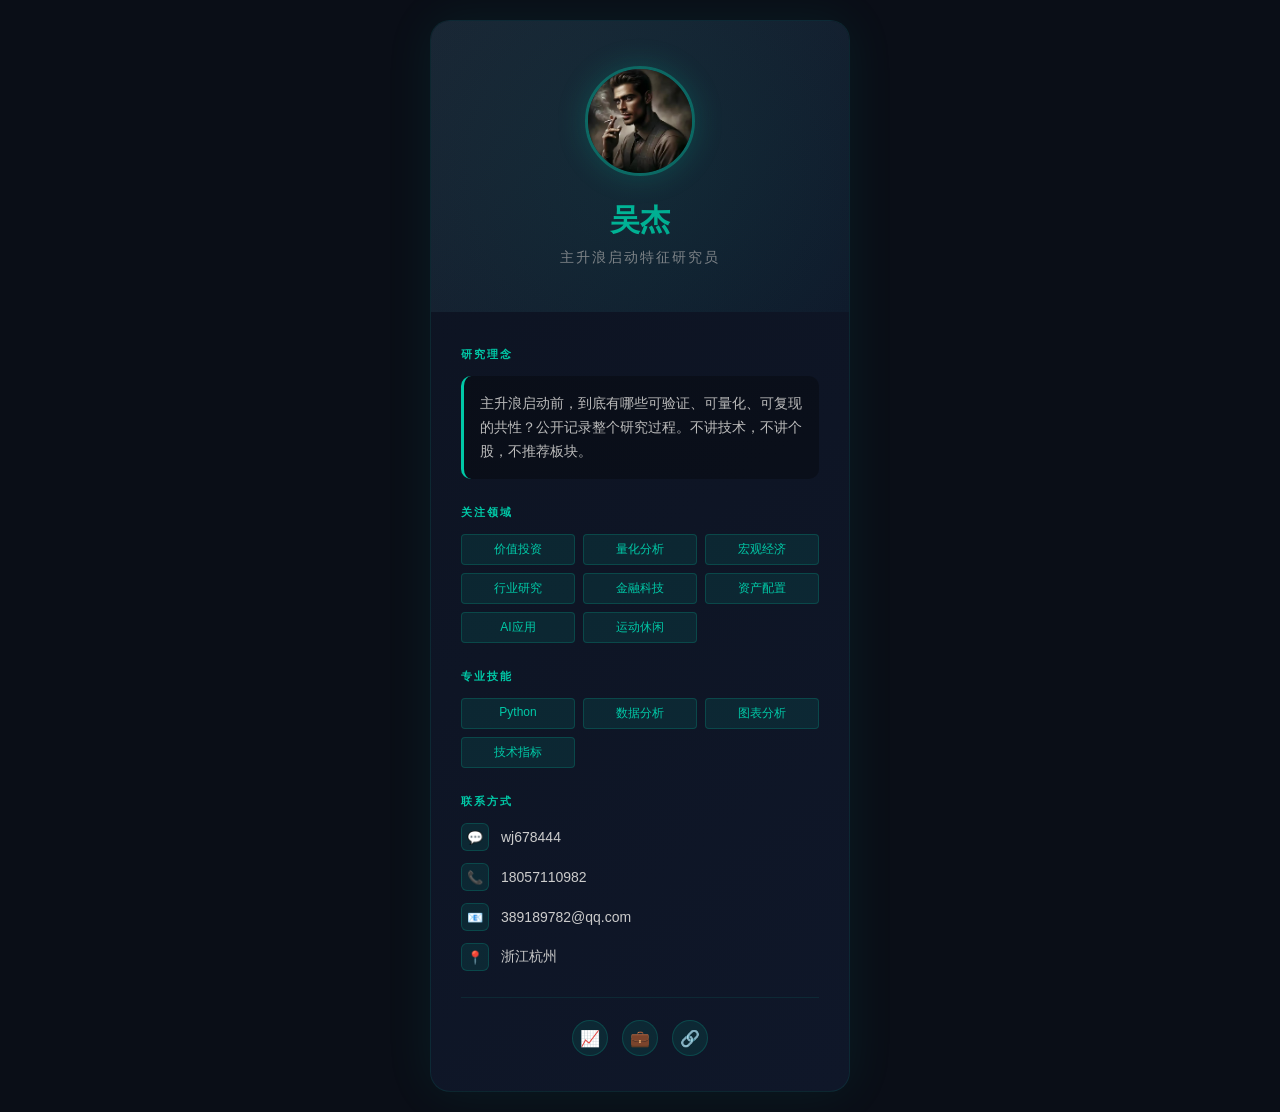
<file: index.html>
<!DOCTYPE html>
<html lang="zh-CN">
<head>
    <meta charset="UTF-8">
    <meta name="viewport" content="width=device-width, initial-scale=1.0">
    <title>个人介绍 - 金融科技</title>
    <style>
        * { margin: 0; padding: 0; box-sizing: border-box; }
        body {
            font-family: -apple-system, BlinkMacSystemFont, 'Segoe UI', Roboto, Arial, sans-serif;
            background-color: #0a0e17;
            min-height: 100vh;
            display: flex;
            justify-content: center;
            align-items: center;
            padding: 20px;
        }
        .card {
            background: linear-gradient(145deg, #0d1321 0%, #0f1729 100%);
            width: 100%;
            max-width: 420px;
            border-radius: 20px;
            overflow: hidden;
            box-shadow: 0 0 50px rgba(0, 201, 167, 0.08);
            border: 1px solid rgba(0, 201, 167, 0.1);
        }
        .header {
            background: linear-gradient(135deg, #1a2332 0%, #0f1729 100%);
            color: white;
            padding: 45px 30px;
            text-align: center;
            position: relative;
            overflow: hidden;
        }
        .header::before {
            content: '';
            position: absolute;
            top: -50%; left: -50%;
            width: 200%; height: 200%;
            background: radial-gradient(circle, rgba(0, 201, 167, 0.08) 0%, transparent 70%);
            animation: pulse 4s ease-in-out infinite;
        }
        @keyframes pulse {
            0%, 100% { transform: scale(1); opacity: 0.5; }
            50% { transform: scale(1.2); opacity: 0.8; }
        }
        @keyframes fadeInOut {
            0% { opacity: 0; transform: translate(-50%, -50%) scale(0.9); }
            20% { opacity: 1; transform: translate(-50%, -50%) scale(1); }
            80% { opacity: 1; transform: translate(-50%, -50%) scale(1); }
            100% { opacity: 0; transform: translate(-50%, -50%) scale(0.9); }
        }
        .avatar {
            width: 110px; height: 110px;
            border-radius: 50%;
            border: 3px solid rgba(0, 201, 167, 0.4);
            margin: 0 auto 20px;
            box-shadow: 0 0 30px rgba(0, 201, 167, 0.2);
            object-fit: cover;
            cursor: pointer;
            transition: all 0.3s ease;
            position: relative;
            z-index: 1;
        }
        .avatar:hover {
            border-color: rgba(0, 201, 167, 0.7);
            box-shadow: 0 0 40px rgba(0, 201, 167, 0.3);
        }
        .avatar-input { display: none; }
        .name {
            font-size: 30px; font-weight: 700;
            margin-bottom: 8px;
            background: linear-gradient(135deg, #00c9a7 0%, #009980 100%);
            -webkit-background-clip: text;
            -webkit-text-fill-color: transparent;
            background-clip: text;
            position: relative; z-index: 1;
        }
        .title {
            font-size: 14px; opacity: 0.7;
            letter-spacing: 2px; color: #aaa;
            position: relative; z-index: 1;
        }
        .content { padding: 35px 30px; }
        .section { margin-bottom: 26px; }
        .section:last-child { margin-bottom: 0; }
        .section-title {
            font-size: 11px; color: #00c9a7;
            font-weight: 600; letter-spacing: 2px;
            margin-bottom: 14px; text-transform: uppercase;
        }
        .info-item {
            display: flex; align-items: center;
            margin-bottom: 12px; font-size: 14px;
            color: #ccc; cursor: pointer;
            transition: all 0.3s ease;
        }
        .info-item:hover {
            color: #00c9a7;
            transform: translateX(5px);
        }
        .info-icon {
            width: 28px; height: 28px;
            border-radius: 6px;
            background: rgba(0, 201, 167, 0.1);
            border: 1px solid rgba(0, 201, 167, 0.2);
            margin-right: 12px;
            display: flex; justify-content: center; align-items: center;
            color: #00c9a7; font-size: 13px;
            flex-shrink: 0;
        }
        .tags { display: grid; grid-template-columns: repeat(3, 1fr); gap: 8px; }
        .tag {
            padding: 6px 12px;
            background: rgba(0, 201, 167, 0.1);
            border: 1px solid rgba(0, 201, 167, 0.2);
            color: #00c9a7;
            border-radius: 4px; font-size: 12px;
            transition: all 0.3s ease;
            text-align: center;
        }
        .tag:hover {
            background: rgba(0, 201, 167, 0.15);
            border-color: rgba(0, 201, 167, 0.4);
            box-shadow: 0 0 15px rgba(0, 201, 167, 0.2);
        }
        .bio {
            font-size: 14px; color: #bbb;
            line-height: 1.7;
            background: rgba(0, 0, 0, 0.3);
            padding: 16px; border-radius: 10px;
            border-left: 3px solid #00c9a7;
        }
        .links {
            display: flex; justify-content: center; gap: 14px;
            padding-top: 22px;
            border-top: 1px solid rgba(0, 201, 167, 0.1);
        }
        .link-icon {
            width: 36px; height: 36px;
            border-radius: 50%;
            background: rgba(0, 201, 167, 0.1);
            border: 1px solid rgba(0, 201, 167, 0.2);
            display: flex; justify-content: center; align-items: center;
            cursor: pointer; color: #00c9a7;
            transition: all 0.3s ease;
        }
        .link-icon:hover {
            background: rgba(0, 201, 167, 0.15);
            border-color: rgba(0, 201, 167, 0.5);
            box-shadow: 0 0 20px rgba(0, 201, 167, 0.3);
            transform: scale(1.1);
        }
        @media (max-width: 480px) {
            body { padding: 10px; }
            .card { border-radius: 16px; }
            .header { padding: 35px 20px; }
            .avatar { width: 90px; height: 90px; }
            .name { font-size: 24px; }
            .content { padding: 25px 20px; }
        }
    </style>
</head>
<body>
    <div class="card">
        <div class="header">
            <label for="avatar-upload">
                <img id="avatar-img" class="avatar" src="微信图片_20260706193431_67_1237.jpg" alt="点击更换头像">
            </label>
            <input type="file" id="avatar-upload" class="avatar-input" accept="image/*" onchange="uploadAvatar(event)">
            <div class="name">吴杰</div>
            <div class="title">主升浪启动特征研究员</div>
        </div>
        <div class="content">
            <div class="section">
                <div class="section-title">研究理念</div>
                <div class="bio">主升浪启动前，到底有哪些可验证、可量化、可复现的共性？公开记录整个研究过程。不讲技术，不讲个股，不推荐板块。</div>
            </div>
            <div class="section">
                <div class="section-title">关注领域</div>
                <div class="tags">
                    <span class="tag">价值投资</span>
                    <span class="tag">量化分析</span>
                    <span class="tag">宏观经济</span>
                    <span class="tag">行业研究</span>
                    <span class="tag">金融科技</span>
                    <span class="tag">资产配置</span>
                    <span class="tag">AI应用</span>
                    <span class="tag">运动休闲</span>
                </div>
            </div>
            <div class="section">
                <div class="section-title">专业技能</div>
                <div class="tags">
                    <span class="tag">Python</span>
                    <span class="tag">数据分析</span>
                    <span class="tag">图表分析</span>
                    <span class="tag">技术指标</span>
                </div>
            </div>
            <div class="section">
                <div class="section-title">联系方式</div>
                <div class="info-item" onclick="copyWechat('wj678444')">
                    <span class="info-icon">💬</span>
                    <span class="info-text">wj678444</span>
                </div>
                <div class="info-item" onclick="window.location.href='tel:18057110982'">
                    <span class="info-icon">📞</span>
                    <span class="info-text">18057110982</span>
                </div>
                <div class="info-item" onclick="window.location.href='mailto:389189782@qq.com'">
                    <span class="info-icon">📧</span>
                    <span class="info-text">389189782@qq.com</span>
                </div>
                <div class="info-item">
                    <span class="info-icon">📍</span>
                    <span class="info-text">浙江杭州</span>
                </div>
            </div>
            <div class="links">
                <div class="link-icon">📈</div>
                <div class="link-icon">💼</div>
                <div class="link-icon">🔗</div>
            </div>
        </div>
    </div>
    <script>
        const DEFAULT_AVATAR = '微信图片_20260706193431_67_1237.jpg';
        function initAvatar() {
            const savedAvatar = localStorage.getItem('user_avatar');
            const avatarImg = document.getElementById('avatar-img');
            if (savedAvatar) avatarImg.src = savedAvatar;
            else avatarImg.src = DEFAULT_AVATAR;
        }
        function uploadAvatar(event) {
            const file = event.target.files[0];
            if (file) {
                const reader = new FileReader();
                reader.onload = function(e) {
                    const avatarData = e.target.result;
                    document.getElementById('avatar-img').src = avatarData;
                    localStorage.setItem('user_avatar', avatarData);
                };
                reader.readAsDataURL(file);
            }
        }
        function copyWechat(wechatId) {
            navigator.clipboard.writeText(wechatId).then(function() {
                showToast('微信号已复制，请打开微信搜索添加');
            }).catch(function(err) {
                const textArea = document.createElement('textarea');
                textArea.value = wechatId;
                document.body.appendChild(textArea);
                textArea.select();
                document.execCommand('copy');
                document.body.removeChild(textArea);
                showToast('微信号已复制，请打开微信搜索添加');
            });
        }
        function showToast(message) {
            const toast = document.createElement('div');
            toast.style.cssText = `position:fixed;top:50%;left:50%;transform:translate(-50%,-50%);background:rgba(0,0,0,0.85);color:#00c9a7;padding:16px 24px;border-radius:10px;font-size:14px;z-index:9999;border:1px solid rgba(0,201,167,0.3);box-shadow:0 0 30px rgba(0,201,167,0.2);animation:fadeInOut 2s ease-in-out;`;
            toast.textContent = message;
            document.body.appendChild(toast);
            setTimeout(function() { document.body.removeChild(toast); }, 2000);
        }
        window.onload = initAvatar;
    </script>
</body>
</html>
</file>
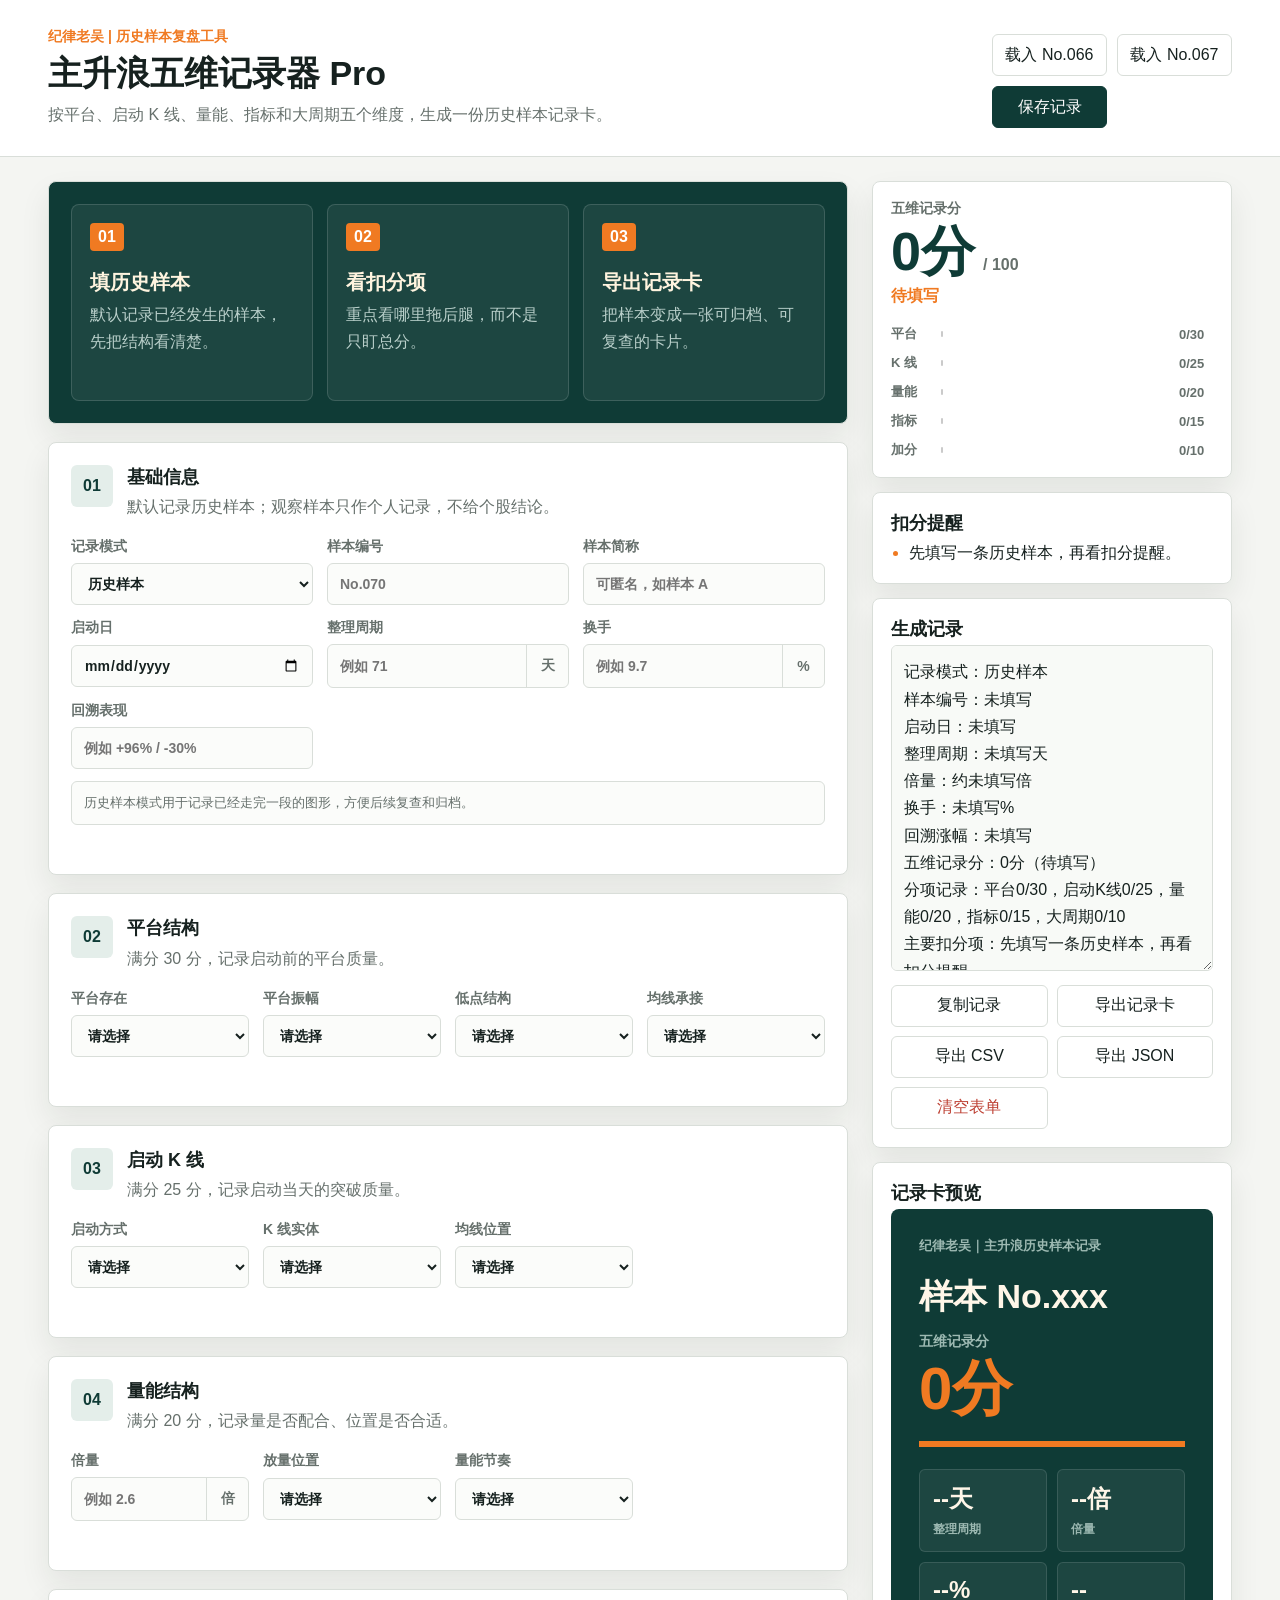
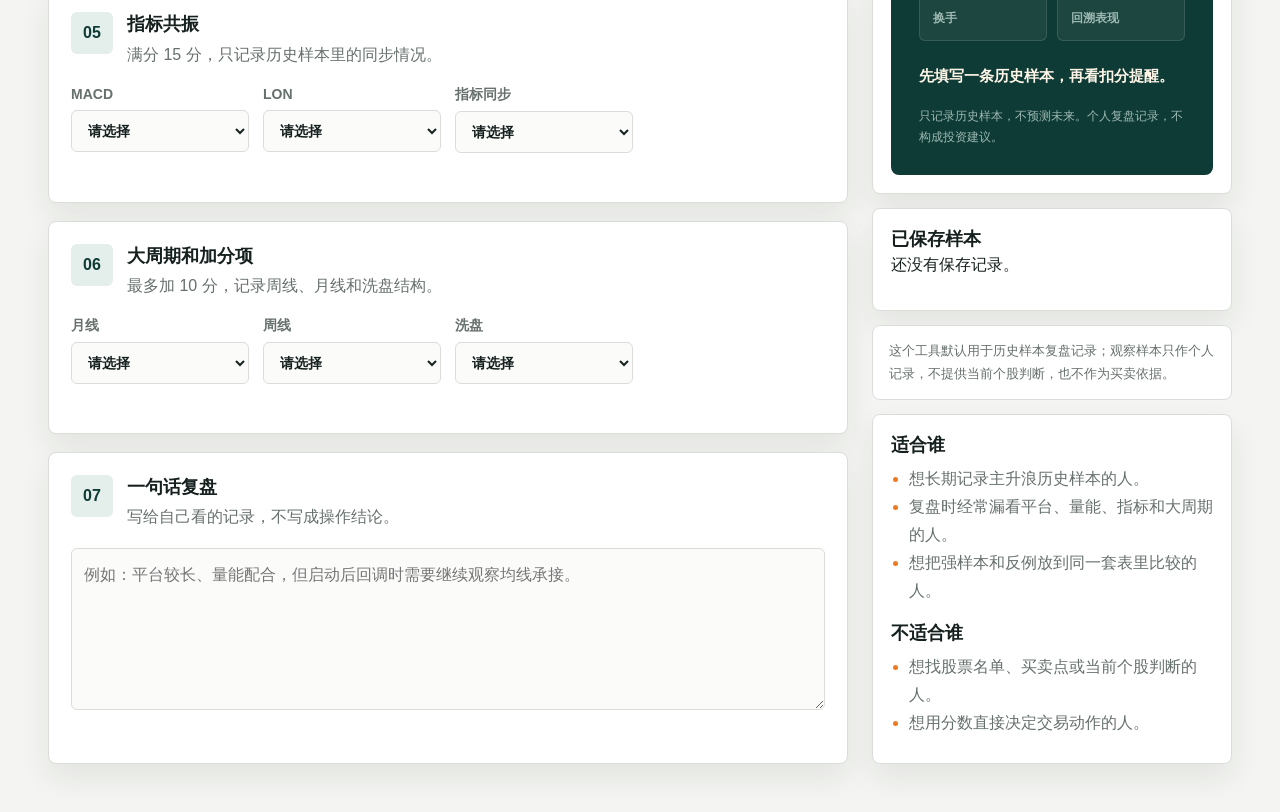
<file: five-recorder-pro/index.html>
<!doctype html>
<html lang="zh-CN">
<head>
  <meta charset="utf-8">
  <meta name="viewport" content="width=device-width, initial-scale=1">
  <title>主升浪五维记录器 Pro - 首版</title>
  <link rel="stylesheet" href="./styles.css">
</head>
<body>
  <header class="topbar">
    <div>
      <p class="eyebrow">纪律老吴 | 历史样本复盘工具</p>
      <h1>主升浪五维记录器 Pro</h1>
      <p class="subhead">按平台、启动 K 线、量能、指标和大周期五个维度，生成一份历史样本记录卡。</p>
    </div>
    <div class="top-actions">
      <button class="ghost" id="loadSample066">载入 No.066</button>
      <button class="ghost" id="loadSample067">载入 No.067</button>
      <button class="primary" id="saveRecord">保存记录</button>
    </div>
  </header>

  <main class="layout">
    <section class="workspace" aria-label="五维记录表单">
      <section class="band intro-band">
        <div class="intro-item">
          <b>01</b>
          <span>填历史样本</span>
          <p>默认记录已经发生的样本，先把结构看清楚。</p>
        </div>
        <div class="intro-item">
          <b>02</b>
          <span>看扣分项</span>
          <p>重点看哪里拖后腿，而不是只盯总分。</p>
        </div>
        <div class="intro-item">
          <b>03</b>
          <span>导出记录卡</span>
          <p>把样本变成一张可归档、可复查的卡片。</p>
        </div>
      </section>

      <section class="band">
        <div class="band-title">
          <span class="step">01</span>
          <div>
            <h2>基础信息</h2>
            <p>默认记录历史样本；观察样本只作个人记录，不给个股结论。</p>
          </div>
        </div>
        <div class="grid basic-grid">
          <label>
            记录模式
            <select id="sampleMode">
              <option value="historical" selected>历史样本</option>
              <option value="watch">观察样本</option>
            </select>
          </label>
          <label>
            样本编号
            <input id="sampleNo" type="text" placeholder="No.070">
          </label>
          <label>
            样本简称
            <input id="sampleName" type="text" placeholder="可匿名，如样本 A">
          </label>
          <label>
            启动日
            <input id="launchDate" type="date">
          </label>
          <label>
            整理周期
            <div class="suffix-field">
              <input id="days" type="number" min="0" step="1" placeholder="例如 71">
              <span>天</span>
            </div>
          </label>
          <label>
            换手
            <div class="suffix-field">
              <input id="turnover" type="number" min="0" step="0.1" placeholder="例如 9.7">
              <span>%</span>
            </div>
          </label>
          <label id="reviewMoveLabel">
            <span id="reviewMoveTitle">回溯表现</span>
            <input id="reviewMove" type="text" placeholder="例如 +96% / -30%">
          </label>
        </div>
        <p class="mode-note" id="modeNote">历史样本模式用于记录已经走完一段的图形，方便后续复查和归档。</p>
      </section>

      <section class="band">
        <div class="band-title">
          <span class="step">02</span>
          <div>
            <h2>平台结构</h2>
            <p>满分 30 分，记录启动前的平台质量。</p>
          </div>
        </div>
        <div class="grid">
          <label>
            平台存在
            <select id="platformExists" data-group="score">
              <option value="0" selected>请选择</option>
              <option value="10">是</option>
              <option value="5">一般</option>
              <option value="0">否</option>
            </select>
          </label>
          <label>
            平台振幅
            <select id="amplitude" data-group="score">
              <option value="0" selected>请选择</option>
              <option value="7">明显收敛</option>
              <option value="4">一般</option>
              <option value="0">发散</option>
            </select>
          </label>
          <label>
            低点结构
            <select id="lowStructure" data-group="score">
              <option value="0" selected>请选择</option>
              <option value="8">逐级抬高</option>
              <option value="4">平行</option>
              <option value="0">下移</option>
            </select>
          </label>
          <label>
            均线承接
            <select id="maSupport" data-group="score">
              <option value="0" selected>请选择</option>
              <option value="5">始终踩住</option>
              <option value="3">偶尔跌破</option>
              <option value="0">多次跌破</option>
            </select>
          </label>
        </div>
      </section>

      <section class="band">
        <div class="band-title">
          <span class="step">03</span>
          <div>
            <h2>启动 K 线</h2>
            <p>满分 25 分，记录启动当天的突破质量。</p>
          </div>
        </div>
        <div class="grid">
          <label>
            启动方式
            <select id="startMode" data-group="score">
              <option value="0" selected>请选择</option>
              <option value="9">一步脱离</option>
              <option value="6">回踩确认</option>
              <option value="0">假突破</option>
            </select>
          </label>
          <label>
            K 线实体
            <select id="bodyQuality" data-group="score">
              <option value="0" selected>请选择</option>
              <option value="8">长实体</option>
              <option value="4">中等</option>
              <option value="0">上影长</option>
            </select>
          </label>
          <label>
            均线位置
            <select id="maPosition" data-group="score">
              <option value="0" selected>请选择</option>
              <option value="8">站上全部</option>
              <option value="5">站上大部分</option>
              <option value="0">未站上</option>
            </select>
          </label>
        </div>
      </section>

      <section class="band">
        <div class="band-title">
          <span class="step">04</span>
          <div>
            <h2>量能结构</h2>
            <p>满分 20 分，记录量是否配合、位置是否合适。</p>
          </div>
        </div>
        <div class="grid">
          <label>
            倍量
            <div class="suffix-field">
              <input id="volumeMultiple" data-group="score" type="number" min="0" step="0.1" placeholder="例如 2.6">
              <span>倍</span>
            </div>
          </label>
          <label>
            放量位置
            <select id="volumePosition" data-group="score">
              <option value="0" selected>请选择</option>
              <option value="6">平台末端</option>
              <option value="3">平台中段</option>
              <option value="1.5">拉升途中</option>
            </select>
          </label>
          <label>
            量能节奏
            <select id="volumeRhythm" data-group="score">
              <option value="0" selected>请选择</option>
              <option value="6">放量不失控</option>
              <option value="2">过早天量</option>
              <option value="0">量能衰减</option>
            </select>
          </label>
        </div>
      </section>

      <section class="band">
        <div class="band-title">
          <span class="step">05</span>
          <div>
            <h2>指标共振</h2>
            <p>满分 15 分，只记录历史样本里的同步情况。</p>
          </div>
        </div>
        <div class="grid">
          <label>
            MACD
            <select id="macd" data-group="score">
              <option value="0" selected>请选择</option>
              <option value="5">0 轴上金叉放大</option>
              <option value="2.5">一般</option>
              <option value="0">无</option>
            </select>
          </label>
          <label>
            LON
            <select id="lon" data-group="score">
              <option value="0" selected>请选择</option>
              <option value="5">0 轴上金叉放大</option>
              <option value="2.5">一般</option>
              <option value="0">无</option>
            </select>
          </label>
          <label>
            指标同步
            <select id="sync" data-group="score">
              <option value="0" selected>请选择</option>
              <option value="5">同周期</option>
              <option value="3">前后几日</option>
              <option value="0">不同步</option>
            </select>
          </label>
        </div>
      </section>

      <section class="band">
        <div class="band-title">
          <span class="step">06</span>
          <div>
            <h2>大周期和加分项</h2>
            <p>最多加 10 分，记录周线、月线和洗盘结构。</p>
          </div>
        </div>
        <div class="grid">
          <label>
            月线
            <select id="monthly" data-group="score">
              <option value="0" selected>请选择</option>
              <option value="3">多头</option>
              <option value="1.5">横盘</option>
              <option value="0">空头</option>
            </select>
          </label>
          <label>
            周线
            <select id="weekly" data-group="score">
              <option value="0" selected>请选择</option>
              <option value="4">转强</option>
              <option value="2">一般</option>
              <option value="0">未转强</option>
            </select>
          </label>
          <label>
            洗盘
            <select id="wash" data-group="score">
              <option value="0" selected>请选择</option>
              <option value="3">有</option>
              <option value="0">无</option>
            </select>
          </label>
        </div>
      </section>

      <section class="band">
        <div class="band-title">
          <span class="step">07</span>
          <div>
            <h2>一句话复盘</h2>
            <p>写给自己看的记录，不写成操作结论。</p>
          </div>
        </div>
        <textarea id="note" rows="5" placeholder="例如：平台较长、量能配合，但启动后回调时需要继续观察均线承接。"></textarea>
      </section>
    </section>

    <aside class="summary" aria-label="记录结果">
      <section class="score-panel">
        <p class="panel-label">五维记录分</p>
        <div class="score-line">
          <strong id="totalScore">0</strong>
          <span>/ 100</span>
        </div>
        <p id="scoreLevel" class="score-level">待填写</p>
        <div class="score-bars">
          <div><span>平台</span><meter id="platformMeter" min="0" max="30" value="0"></meter><b id="platformScore">0</b></div>
          <div><span>K 线</span><meter id="klineMeter" min="0" max="25" value="0"></meter><b id="klineScore">0</b></div>
          <div><span>量能</span><meter id="volumeMeter" min="0" max="20" value="0"></meter><b id="volumeScore">0</b></div>
          <div><span>指标</span><meter id="indicatorMeter" min="0" max="15" value="0"></meter><b id="indicatorScore">0</b></div>
          <div><span>加分</span><meter id="bonusMeter" min="0" max="10" value="0"></meter><b id="bonusScore">0</b></div>
        </div>
      </section>

      <section class="warnings-panel">
        <h2>扣分提醒</h2>
        <ul id="warnings"></ul>
      </section>

      <section class="output-panel">
        <h2>生成记录</h2>
        <textarea id="recordOutput" rows="11" readonly></textarea>
        <div class="action-grid">
          <button id="copyRecord">复制记录</button>
          <button id="exportCard">导出记录卡</button>
          <button id="exportCsv">导出 CSV</button>
          <button id="exportJson">导出 JSON</button>
          <button id="clearForm" class="danger">清空表单</button>
        </div>
      </section>

      <section class="card-panel">
        <h2>记录卡预览</h2>
        <div class="record-card" id="recordCard">
          <p class="card-kicker">纪律老吴｜主升浪历史样本记录</p>
          <h3 id="cardTitle">样本 No.xxx</h3>
          <div class="card-score">
            <span>五维记录分</span>
            <strong id="cardScore">0分</strong>
          </div>
          <div class="card-grid">
            <div><b id="cardDays">--天</b><span>整理周期</span></div>
            <div><b id="cardVolume">--倍</b><span>倍量</span></div>
            <div><b id="cardTurnover">--%</b><span>换手</span></div>
            <div><b id="cardMove">--</b><span id="cardMoveLabel">回溯表现</span></div>
          </div>
          <p class="card-warning" id="cardWarning">扣分项会显示在这里。</p>
          <p class="card-note" id="cardNote">只记录历史样本，不预测未来。个人复盘记录，不构成投资建议。</p>
        </div>
      </section>

      <section class="saved-panel">
        <h2>已保存样本</h2>
        <div id="savedList" class="saved-list"></div>
      </section>

      <p class="disclaimer">这个工具默认用于历史样本复盘记录；观察样本只作个人记录，不提供当前个股判断，也不作为买卖依据。</p>

      <section class="fit-panel">
        <h2>适合谁</h2>
        <ul>
          <li>想长期记录主升浪历史样本的人。</li>
          <li>复盘时经常漏看平台、量能、指标和大周期的人。</li>
          <li>想把强样本和反例放到同一套表里比较的人。</li>
        </ul>
        <h2>不适合谁</h2>
        <ul>
          <li>想找股票名单、买卖点或当前个股判断的人。</li>
          <li>想用分数直接决定交易动作的人。</li>
        </ul>
      </section>
    </aside>
  </main>

  <script src="./app.js"></script>
</body>
</html>
</file>
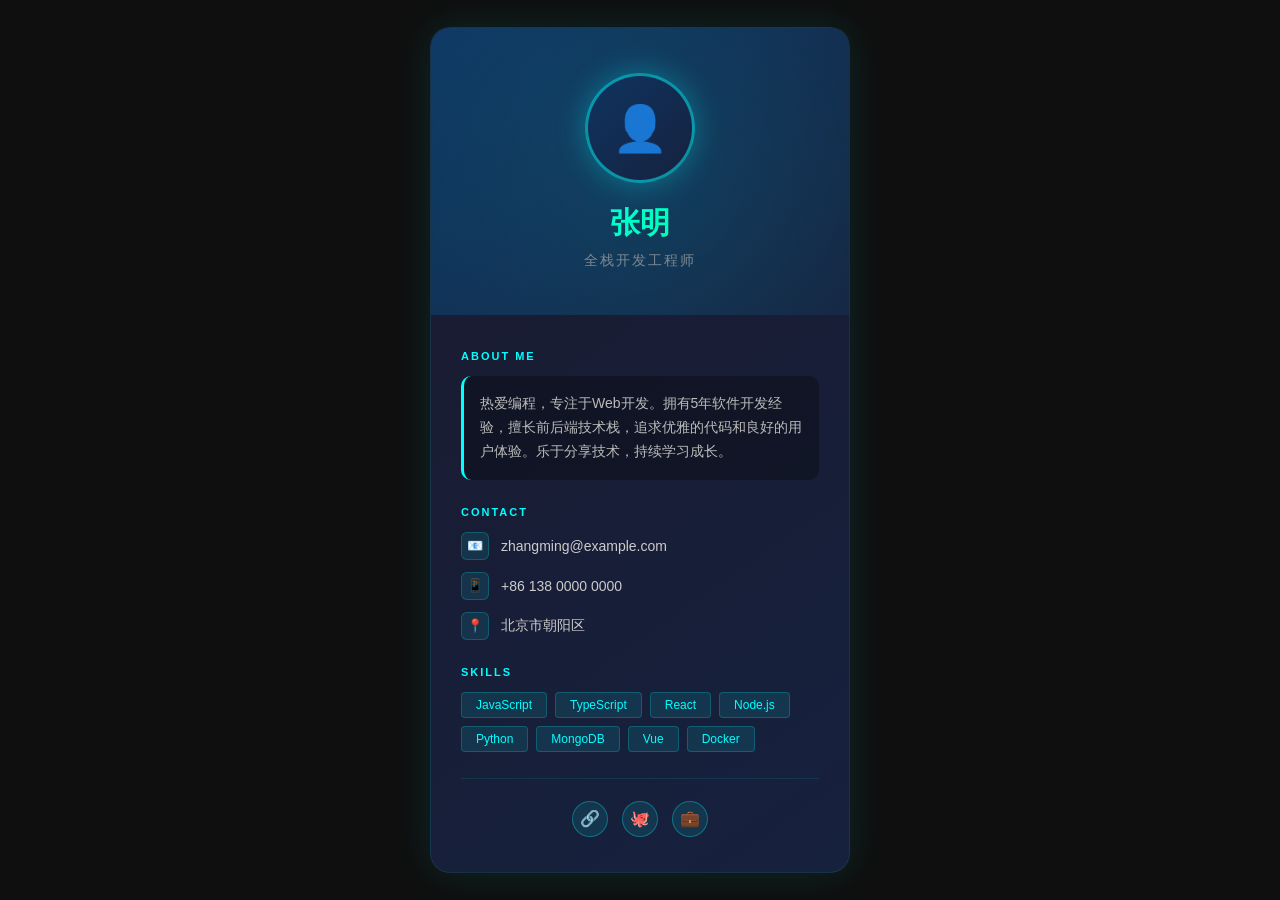
<file: index-dark.html>
<!DOCTYPE html>
<html lang="zh-CN">
<head>
    <meta charset="UTF-8">
    <meta name="viewport" content="width=device-width, initial-scale=1.0">
    <title>个人介绍 - 深色风格</title>
    <style>
        * {
            margin: 0;
            padding: 0;
            box-sizing: border-box;
        }

        body {
            font-family: -apple-system, BlinkMacSystemFont, 'Segoe UI', Roboto, 'Helvetica Neue', Arial, sans-serif;
            background-color: #0f0f0f;
            min-height: 100vh;
            display: flex;
            justify-content: center;
            align-items: center;
            padding: 20px;
        }

        .card {
            background: linear-gradient(145deg, #1a1a2e 0%, #16213e 100%);
            width: 100%;
            max-width: 420px;
            border-radius: 20px;
            overflow: hidden;
            box-shadow: 0 0 40px rgba(0, 255, 255, 0.1);
            border: 1px solid rgba(0, 255, 255, 0.1);
        }

        .header {
            background: linear-gradient(135deg, #0f3460 0%, #16213e 100%);
            color: white;
            padding: 45px 30px;
            text-align: center;
            position: relative;
            overflow: hidden;
        }

        .header::before {
            content: '';
            position: absolute;
            top: -50%;
            left: -50%;
            width: 200%;
            height: 200%;
            background: radial-gradient(circle, rgba(0, 255, 255, 0.1) 0%, transparent 70%);
            animation: pulse 4s ease-in-out infinite;
        }

        @keyframes pulse {
            0%, 100% { transform: scale(1); opacity: 0.5; }
            50% { transform: scale(1.2); opacity: 0.8; }
        }

        .avatar {
            width: 110px;
            height: 110px;
            border-radius: 50%;
            border: 3px solid rgba(0, 255, 255, 0.5);
            background: linear-gradient(135deg, #0f3460 0%, #16213e 100%);
            margin: 0 auto 20px;
            display: flex;
            justify-content: center;
            align-items: center;
            font-size: 45px;
            position: relative;
            z-index: 1;
            box-shadow: 0 0 30px rgba(0, 255, 255, 0.3);
        }

        .name {
            font-size: 30px;
            font-weight: 700;
            margin-bottom: 8px;
            position: relative;
            z-index: 1;
            background: linear-gradient(135deg, #00ffff 0%, #00ff88 100%);
            -webkit-background-clip: text;
            -webkit-text-fill-color: transparent;
            background-clip: text;
        }

        .title {
            font-size: 14px;
            opacity: 0.7;
            letter-spacing: 2px;
            position: relative;
            z-index: 1;
            color: #aaa;
        }

        .content {
            padding: 35px 30px;
        }

        .section {
            margin-bottom: 26px;
        }

        .section:last-child {
            margin-bottom: 0;
        }

        .section-title {
            font-size: 11px;
            color: #00ffff;
            font-weight: 600;
            letter-spacing: 2px;
            margin-bottom: 14px;
            text-transform: uppercase;
        }

        .info-item {
            display: flex;
            align-items: center;
            margin-bottom: 12px;
            font-size: 14px;
            color: #ccc;
            transition: all 0.3s ease;
        }

        .info-item:last-child {
            margin-bottom: 0;
        }

        .info-item:hover {
            color: #00ffff;
            transform: translateX(5px);
        }

        .info-icon {
            width: 28px;
            height: 28px;
            border-radius: 6px;
            background: rgba(0, 255, 255, 0.1);
            border: 1px solid rgba(0, 255, 255, 0.2);
            margin-right: 12px;
            display: flex;
            justify-content: center;
            align-items: center;
            color: #00ffff;
            font-size: 13px;
        }

        .info-text {
            overflow: hidden;
            text-overflow: ellipsis;
            white-space: nowrap;
        }

        .tags {
            display: flex;
            flex-wrap: wrap;
            gap: 8px;
        }

        .tag {
            padding: 5px 14px;
            background: rgba(0, 255, 255, 0.1);
            border: 1px solid rgba(0, 255, 255, 0.2);
            color: #00ffff;
            border-radius: 4px;
            font-size: 12px;
            transition: all 0.3s ease;
        }

        .tag:hover {
            background: rgba(0, 255, 255, 0.2);
            border-color: rgba(0, 255, 255, 0.5);
            box-shadow: 0 0 15px rgba(0, 255, 255, 0.3);
        }

        .bio {
            font-size: 14px;
            color: #bbb;
            line-height: 1.7;
            background: rgba(0, 0, 0, 0.3);
            padding: 16px;
            border-radius: 10px;
            border-left: 3px solid #00ffff;
        }

        .links {
            display: flex;
            justify-content: center;
            gap: 14px;
            padding-top: 22px;
            border-top: 1px solid rgba(0, 255, 255, 0.1);
        }

        .link-icon {
            width: 36px;
            height: 36px;
            border-radius: 50%;
            background: rgba(0, 255, 255, 0.1);
            border: 1px solid rgba(0, 255, 255, 0.3);
            display: flex;
            justify-content: center;
            align-items: center;
            cursor: pointer;
            transition: all 0.3s ease;
            color: #00ffff;
        }

        .link-icon:hover {
            background: rgba(0, 255, 255, 0.2);
            border-color: rgba(0, 255, 255, 0.6);
            box-shadow: 0 0 20px rgba(0, 255, 255, 0.4);
            transform: scale(1.1);
        }

        @media (max-width: 480px) {
            body {
                padding: 10px;
            }

            .card {
                border-radius: 16px;
            }

            .header {
                padding: 35px 20px;
            }

            .avatar {
                width: 90px;
                height: 90px;
                font-size: 36px;
            }

            .name {
                font-size: 24px;
            }

            .content {
                padding: 25px 20px;
            }
        }
    </style>
</head>
<body>
    <div class="card">
        <div class="header">
            <div class="avatar">👤</div>
            <div class="name">张明</div>
            <div class="title">全栈开发工程师</div>
        </div>
        <div class="content">
            <div class="section">
                <div class="section-title">About Me</div>
                <div class="bio">热爱编程，专注于Web开发。拥有5年软件开发经验，擅长前后端技术栈，追求优雅的代码和良好的用户体验。乐于分享技术，持续学习成长。</div>
            </div>
            <div class="section">
                <div class="section-title">Contact</div>
                <div class="info-item">
                    <span class="info-icon">📧</span>
                    <span class="info-text">zhangming@example.com</span>
                </div>
                <div class="info-item">
                    <span class="info-icon">📱</span>
                    <span class="info-text">+86 138 0000 0000</span>
                </div>
                <div class="info-item">
                    <span class="info-icon">📍</span>
                    <span class="info-text">北京市朝阳区</span>
                </div>
            </div>
            <div class="section">
                <div class="section-title">Skills</div>
                <div class="tags">
                    <span class="tag">JavaScript</span>
                    <span class="tag">TypeScript</span>
                    <span class="tag">React</span>
                    <span class="tag">Node.js</span>
                    <span class="tag">Python</span>
                    <span class="tag">MongoDB</span>
                    <span class="tag">Vue</span>
                    <span class="tag">Docker</span>
                </div>
            </div>
            <div class="links">
                <div class="link-icon">🔗</div>
                <div class="link-icon">🐙</div>
                <div class="link-icon">💼</div>
            </div>
        </div>
    </div>
</body>
</html>
</file>
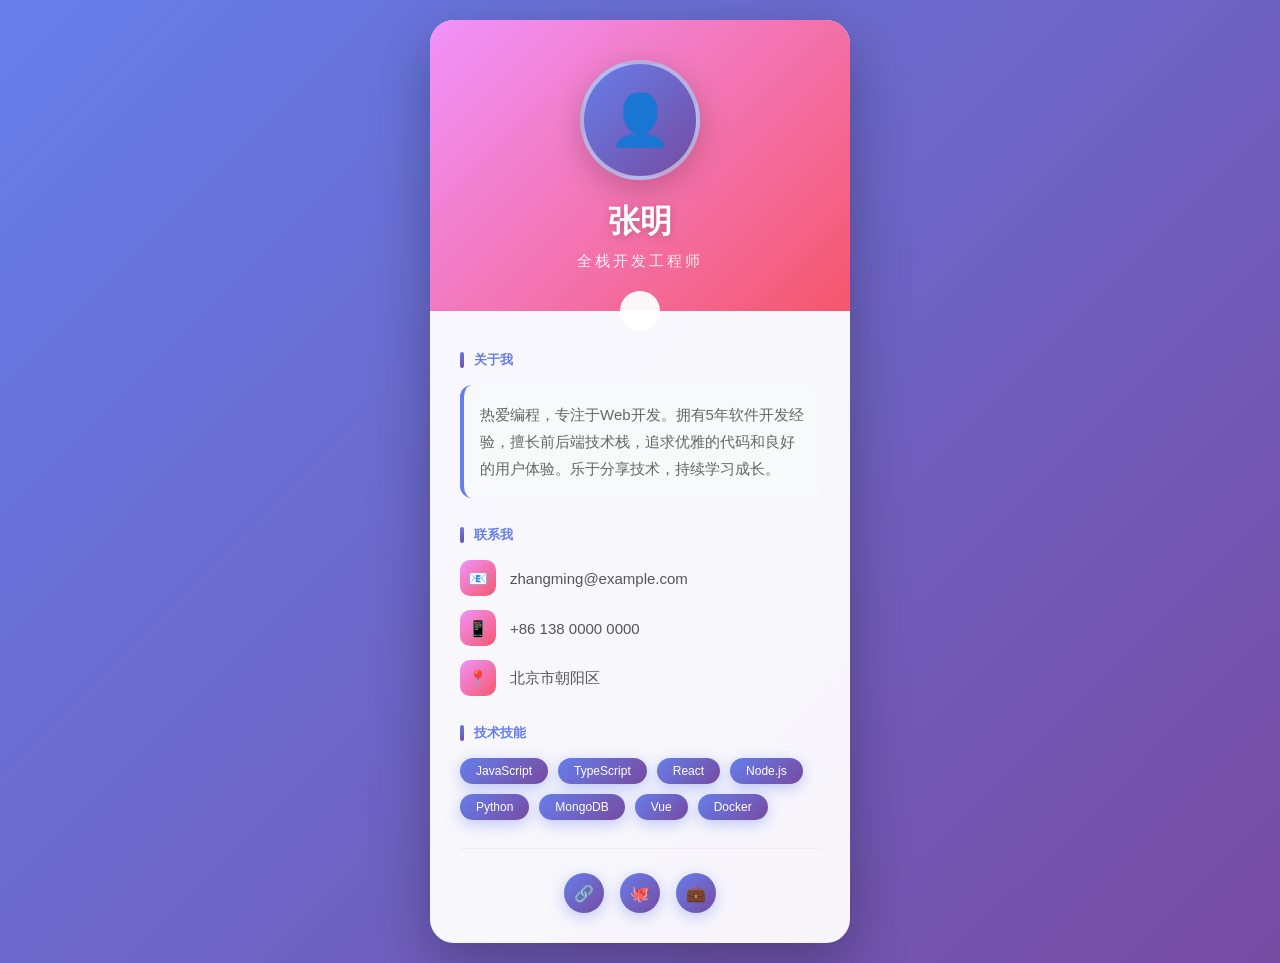
<file: index-gradient.html>
<!DOCTYPE html>
<html lang="zh-CN">
<head>
    <meta charset="UTF-8">
    <meta name="viewport" content="width=device-width, initial-scale=1.0">
    <title>个人介绍 - 渐变风格</title>
    <style>
        * {
            margin: 0;
            padding: 0;
            box-sizing: border-box;
        }

        body {
            font-family: -apple-system, BlinkMacSystemFont, 'Segoe UI', Roboto, 'Helvetica Neue', Arial, sans-serif;
            background: linear-gradient(135deg, #667eea 0%, #764ba2 100%);
            min-height: 100vh;
            display: flex;
            justify-content: center;
            align-items: center;
            padding: 20px;
        }

        .card {
            background: rgba(255, 255, 255, 0.95);
            backdrop-filter: blur(10px);
            width: 100%;
            max-width: 420px;
            border-radius: 24px;
            overflow: hidden;
            box-shadow: 0 20px 60px rgba(0, 0, 0, 0.3);
        }

        .header {
            background: linear-gradient(135deg, #f093fb 0%, #f5576c 100%);
            color: white;
            padding: 40px 30px;
            text-align: center;
            position: relative;
        }

        .header::after {
            content: '';
            position: absolute;
            bottom: -20px;
            left: 50%;
            transform: translateX(-50%);
            width: 40px;
            height: 40px;
            background: rgba(255, 255, 255, 0.95);
            border-radius: 50%;
        }

        .avatar {
            width: 120px;
            height: 120px;
            border-radius: 50%;
            border: 4px solid rgba(255, 255, 255, 0.5);
            background: linear-gradient(135deg, #667eea 0%, #764ba2 100%);
            margin: 0 auto 20px;
            display: flex;
            justify-content: center;
            align-items: center;
            font-size: 50px;
            box-shadow: 0 8px 30px rgba(0, 0, 0, 0.2);
        }

        .name {
            font-size: 32px;
            font-weight: 800;
            margin-bottom: 8px;
            text-shadow: 0 2px 10px rgba(0, 0, 0, 0.2);
        }

        .title {
            font-size: 15px;
            opacity: 0.9;
            letter-spacing: 3px;
            font-weight: 300;
        }

        .content {
            padding: 40px 30px 30px;
        }

        .section {
            margin-bottom: 28px;
        }

        .section:last-child {
            margin-bottom: 0;
        }

        .section-title {
            font-size: 13px;
            color: #667eea;
            font-weight: 600;
            margin-bottom: 16px;
            display: flex;
            align-items: center;
        }

        .section-title::before {
            content: '';
            width: 4px;
            height: 16px;
            background: linear-gradient(135deg, #667eea 0%, #764ba2 100%);
            border-radius: 2px;
            margin-right: 10px;
        }

        .info-item {
            display: flex;
            align-items: center;
            margin-bottom: 14px;
            font-size: 15px;
            color: #555;
            transition: transform 0.2s ease;
        }

        .info-item:last-child {
            margin-bottom: 0;
        }

        .info-item:hover {
            transform: translateX(5px);
        }

        .info-icon {
            width: 36px;
            height: 36px;
            border-radius: 10px;
            background: linear-gradient(135deg, #f093fb 0%, #f5576c 100%);
            margin-right: 14px;
            display: flex;
            justify-content: center;
            align-items: center;
            color: white;
            font-size: 16px;
        }

        .info-text {
            overflow: hidden;
            text-overflow: ellipsis;
            white-space: nowrap;
        }

        .tags {
            display: flex;
            flex-wrap: wrap;
            gap: 10px;
        }

        .tag {
            padding: 6px 16px;
            background: linear-gradient(135deg, #667eea 0%, #764ba2 100%);
            color: white;
            border-radius: 25px;
            font-size: 12px;
            font-weight: 500;
            box-shadow: 0 4px 15px rgba(102, 126, 234, 0.4);
            transition: all 0.3s ease;
        }

        .tag:hover {
            transform: translateY(-2px);
            box-shadow: 0 6px 20px rgba(102, 126, 234, 0.6);
        }

        .bio {
            font-size: 15px;
            color: #666;
            line-height: 1.8;
            background-color: #f8f9fa;
            padding: 16px;
            border-radius: 12px;
            border-left: 4px solid #667eea;
        }

        .links {
            display: flex;
            justify-content: center;
            gap: 16px;
            padding-top: 24px;
            border-top: 1px solid #eee;
        }

        .link-icon {
            width: 40px;
            height: 40px;
            border-radius: 50%;
            background: linear-gradient(135deg, #667eea 0%, #764ba2 100%);
            display: flex;
            justify-content: center;
            align-items: center;
            cursor: pointer;
            transition: all 0.3s ease;
            color: white;
            box-shadow: 0 4px 15px rgba(102, 126, 234, 0.4);
        }

        .link-icon:hover {
            transform: translateY(-5px);
            box-shadow: 0 8px 25px rgba(102, 126, 234, 0.6);
        }

        @media (max-width: 480px) {
            body {
                padding: 10px;
            }

            .card {
                border-radius: 20px;
            }

            .header {
                padding: 30px 20px;
            }

            .avatar {
                width: 100px;
                height: 100px;
                font-size: 40px;
            }

            .name {
                font-size: 26px;
            }

            .content {
                padding: 30px 20px 20px;
            }
        }
    </style>
</head>
<body>
    <div class="card">
        <div class="header">
            <div class="avatar">👤</div>
            <div class="name">张明</div>
            <div class="title">全栈开发工程师</div>
        </div>
        <div class="content">
            <div class="section">
                <div class="section-title">关于我</div>
                <div class="bio">热爱编程，专注于Web开发。拥有5年软件开发经验，擅长前后端技术栈，追求优雅的代码和良好的用户体验。乐于分享技术，持续学习成长。</div>
            </div>
            <div class="section">
                <div class="section-title">联系我</div>
                <div class="info-item">
                    <span class="info-icon">📧</span>
                    <span class="info-text">zhangming@example.com</span>
                </div>
                <div class="info-item">
                    <span class="info-icon">📱</span>
                    <span class="info-text">+86 138 0000 0000</span>
                </div>
                <div class="info-item">
                    <span class="info-icon">📍</span>
                    <span class="info-text">北京市朝阳区</span>
                </div>
            </div>
            <div class="section">
                <div class="section-title">技术技能</div>
                <div class="tags">
                    <span class="tag">JavaScript</span>
                    <span class="tag">TypeScript</span>
                    <span class="tag">React</span>
                    <span class="tag">Node.js</span>
                    <span class="tag">Python</span>
                    <span class="tag">MongoDB</span>
                    <span class="tag">Vue</span>
                    <span class="tag">Docker</span>
                </div>
            </div>
            <div class="links">
                <div class="link-icon">🔗</div>
                <div class="link-icon">🐙</div>
                <div class="link-icon">💼</div>
            </div>
        </div>
    </div>
</body>
</html>
</file>
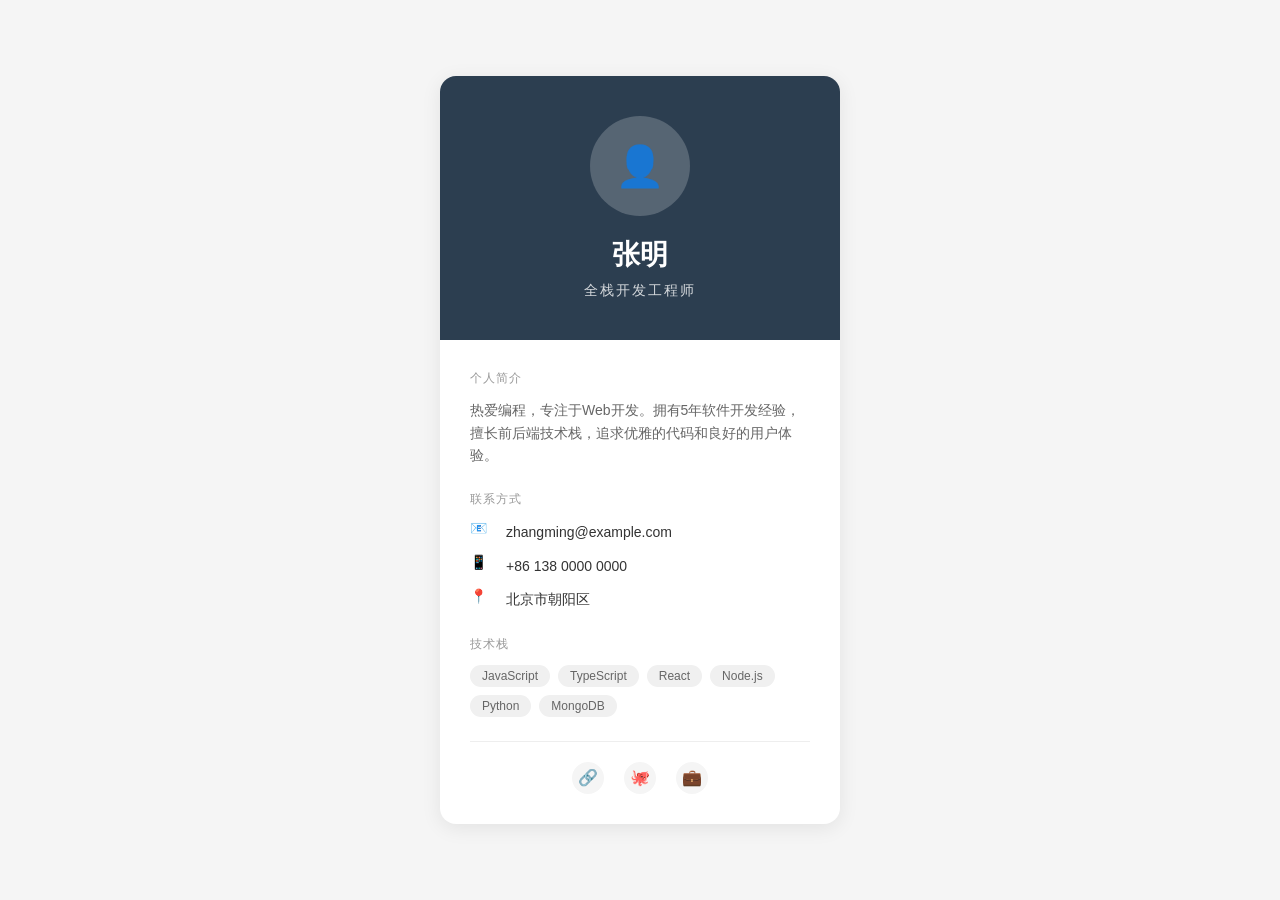
<file: index-simple.html>
<!DOCTYPE html>
<html lang="zh-CN">
<head>
    <meta charset="UTF-8">
    <meta name="viewport" content="width=device-width, initial-scale=1.0">
    <title>个人介绍 - 简约风格</title>
    <style>
        * {
            margin: 0;
            padding: 0;
            box-sizing: border-box;
        }

        body {
            font-family: -apple-system, BlinkMacSystemFont, 'Segoe UI', Roboto, 'Helvetica Neue', Arial, sans-serif;
            background-color: #f5f5f5;
            min-height: 100vh;
            display: flex;
            justify-content: center;
            align-items: center;
            padding: 20px;
        }

        .card {
            background-color: #ffffff;
            width: 100%;
            max-width: 400px;
            border-radius: 16px;
            overflow: hidden;
            box-shadow: 0 4px 20px rgba(0, 0, 0, 0.08);
        }

        .header {
            background-color: #2c3e50;
            color: white;
            padding: 40px 30px;
            text-align: center;
        }

        .avatar {
            width: 100px;
            height: 100px;
            border-radius: 50%;
            background-color: rgba(255, 255, 255, 0.2);
            margin: 0 auto 20px;
            display: flex;
            justify-content: center;
            align-items: center;
            font-size: 40px;
        }

        .name {
            font-size: 28px;
            font-weight: 700;
            margin-bottom: 8px;
        }

        .title {
            font-size: 14px;
            opacity: 0.8;
            letter-spacing: 2px;
        }

        .content {
            padding: 30px;
        }

        .section {
            margin-bottom: 24px;
        }

        .section:last-child {
            margin-bottom: 0;
        }

        .section-title {
            font-size: 12px;
            color: #999;
            text-transform: uppercase;
            letter-spacing: 1px;
            margin-bottom: 12px;
        }

        .info-item {
            display: flex;
            align-items: center;
            margin-bottom: 10px;
            font-size: 14px;
            color: #333;
        }

        .info-item:last-child {
            margin-bottom: 0;
        }

        .info-icon {
            width: 24px;
            height: 24px;
            margin-right: 12px;
            color: #2c3e50;
        }

        .info-text {
            overflow: hidden;
            text-overflow: ellipsis;
            white-space: nowrap;
        }

        .tags {
            display: flex;
            flex-wrap: wrap;
            gap: 8px;
        }

        .tag {
            padding: 4px 12px;
            background-color: #f0f0f0;
            color: #666;
            border-radius: 20px;
            font-size: 12px;
        }

        .bio {
            font-size: 14px;
            color: #666;
            line-height: 1.6;
        }

        .links {
            display: flex;
            justify-content: center;
            gap: 20px;
            padding-top: 20px;
            border-top: 1px solid #eee;
        }

        .link-icon {
            width: 32px;
            height: 32px;
            border-radius: 50%;
            background-color: #f5f5f5;
            display: flex;
            justify-content: center;
            align-items: center;
            cursor: pointer;
            transition: all 0.3s ease;
            color: #666;
        }

        .link-icon:hover {
            background-color: #2c3e50;
            color: white;
        }

        @media (max-width: 480px) {
            body {
                padding: 10px;
            }

            .card {
                border-radius: 12px;
            }

            .header {
                padding: 30px 20px;
            }

            .name {
                font-size: 24px;
            }

            .content {
                padding: 20px;
            }
        }
    </style>
</head>
<body>
    <div class="card">
        <div class="header">
            <div class="avatar">👤</div>
            <div class="name">张明</div>
            <div class="title">全栈开发工程师</div>
        </div>
        <div class="content">
            <div class="section">
                <div class="section-title">个人简介</div>
                <div class="bio">热爱编程，专注于Web开发。拥有5年软件开发经验，擅长前后端技术栈，追求优雅的代码和良好的用户体验。</div>
            </div>
            <div class="section">
                <div class="section-title">联系方式</div>
                <div class="info-item">
                    <span class="info-icon">📧</span>
                    <span class="info-text">zhangming@example.com</span>
                </div>
                <div class="info-item">
                    <span class="info-icon">📱</span>
                    <span class="info-text">+86 138 0000 0000</span>
                </div>
                <div class="info-item">
                    <span class="info-icon">📍</span>
                    <span class="info-text">北京市朝阳区</span>
                </div>
            </div>
            <div class="section">
                <div class="section-title">技术栈</div>
                <div class="tags">
                    <span class="tag">JavaScript</span>
                    <span class="tag">TypeScript</span>
                    <span class="tag">React</span>
                    <span class="tag">Node.js</span>
                    <span class="tag">Python</span>
                    <span class="tag">MongoDB</span>
                </div>
            </div>
            <div class="links">
                <div class="link-icon">🔗</div>
                <div class="link-icon">🐙</div>
                <div class="link-icon">💼</div>
            </div>
        </div>
    </div>
</body>
</html>
</file>
<file: five-recorder-pro/styles.css>
:root {
  --bg: #f4f5f2;
  --surface: #ffffff;
  --ink: #16211f;
  --muted: #66706c;
  --line: #d9ded9;
  --green: #0f3b36;
  --green-soft: #e4eeea;
  --orange: #f07a22;
  --blue: #315f9a;
  --red: #bd3f32;
  --shadow: 0 14px 30px rgba(21, 32, 30, 0.08);
}

* {
  box-sizing: border-box;
}

body {
  margin: 0;
  min-width: 320px;
  background: var(--bg);
  color: var(--ink);
  font-family: "Microsoft YaHei", "PingFang SC", "Noto Sans CJK SC", Arial, sans-serif;
  letter-spacing: 0;
}

button,
input,
select,
textarea {
  font: inherit;
}

button {
  min-height: 42px;
  border: 1px solid var(--line);
  border-radius: 6px;
  background: var(--surface);
  color: var(--ink);
  cursor: pointer;
  transition: background 0.15s ease, border-color 0.15s ease, transform 0.15s ease;
}

button:hover {
  border-color: var(--green);
  transform: translateY(-1px);
}

button.primary {
  border-color: var(--green);
  background: var(--green);
  color: white;
}

button.ghost {
  background: transparent;
}

button.danger {
  color: var(--red);
}

.topbar {
  display: flex;
  align-items: flex-end;
  justify-content: space-between;
  gap: 24px;
  padding: 28px clamp(18px, 4vw, 48px);
  background: var(--surface);
  border-bottom: 1px solid var(--line);
}

.eyebrow {
  margin: 0 0 8px;
  color: var(--orange);
  font-size: 14px;
  font-weight: 700;
}

h1,
h2,
p {
  margin-top: 0;
}

h1 {
  margin-bottom: 8px;
  font-size: 34px;
  line-height: 1.15;
}

h2 {
  margin-bottom: 4px;
  font-size: 18px;
  line-height: 1.35;
}

.subhead,
.band-title p {
  margin-bottom: 0;
  color: var(--muted);
  line-height: 1.7;
}

.top-actions {
  display: grid;
  grid-template-columns: repeat(2, minmax(110px, 1fr));
  gap: 10px;
  min-width: 240px;
}

.layout {
  display: grid;
  grid-template-columns: minmax(0, 1fr) 360px;
  gap: 24px;
  width: min(1380px, 100%);
  margin: 0 auto;
  padding: 24px clamp(18px, 4vw, 48px) 48px;
}

.workspace {
  display: grid;
  gap: 18px;
}

.band,
.score-panel,
.warnings-panel,
.output-panel,
.saved-panel {
  border: 1px solid var(--line);
  border-radius: 8px;
  background: var(--surface);
  box-shadow: var(--shadow);
}

.band {
  padding: 22px;
}

.intro-band {
  display: grid;
  grid-template-columns: repeat(3, minmax(0, 1fr));
  gap: 14px;
  background: var(--green);
  color: white;
}

.intro-item {
  min-height: 128px;
  padding: 18px;
  border: 1px solid rgba(255, 255, 255, 0.14);
  border-radius: 8px;
  background: rgba(255, 255, 255, 0.06);
}

.intro-item b {
  display: inline-grid;
  place-items: center;
  width: 34px;
  height: 28px;
  margin-bottom: 18px;
  border-radius: 4px;
  background: var(--orange);
  color: white;
}

.intro-item span {
  display: block;
  margin-bottom: 6px;
  color: #fff4df;
  font-size: 20px;
  font-weight: 900;
}

.intro-item p {
  margin: 0;
  color: #b9cfca;
  line-height: 1.65;
}

.band-title {
  display: flex;
  align-items: flex-start;
  gap: 14px;
  margin-bottom: 18px;
}

.step {
  display: grid;
  place-items: center;
  width: 42px;
  height: 42px;
  flex: 0 0 42px;
  border-radius: 6px;
  background: var(--green-soft);
  color: var(--green);
  font-weight: 800;
}

.grid {
  display: grid;
  grid-template-columns: repeat(4, minmax(0, 1fr));
  gap: 14px;
}

.basic-grid {
  grid-template-columns: repeat(3, minmax(0, 1fr));
}

label {
  display: grid;
  gap: 7px;
  color: var(--muted);
  font-size: 14px;
  font-weight: 700;
}

input,
select,
textarea {
  width: 100%;
  border: 1px solid var(--line);
  border-radius: 6px;
  background: #fbfcfa;
  color: var(--ink);
  outline: none;
}

input,
select {
  height: 42px;
  padding: 0 12px;
}

textarea {
  padding: 12px;
  resize: vertical;
  line-height: 1.7;
}

input:focus,
select:focus,
textarea:focus {
  border-color: var(--blue);
  box-shadow: 0 0 0 3px rgba(49, 95, 154, 0.14);
}

.suffix-field {
  display: grid;
  grid-template-columns: minmax(0, 1fr) 42px;
  border: 1px solid var(--line);
  border-radius: 6px;
  background: #fbfcfa;
}

.suffix-field input {
  border: 0;
  background: transparent;
}

.suffix-field span {
  display: grid;
  place-items: center;
  color: var(--muted);
  border-left: 1px solid var(--line);
}

.mode-note {
  margin: 12px 0 0;
  padding: 10px 12px;
  border: 1px solid var(--line);
  border-radius: 6px;
  background: #fbfcfa;
  color: var(--muted);
  font-size: 13px;
  line-height: 1.7;
}

.summary {
  position: sticky;
  top: 16px;
  align-self: start;
  display: grid;
  gap: 14px;
}

.score-panel,
.warnings-panel,
.output-panel,
.saved-panel,
.card-panel,
.fit-panel {
  padding: 18px;
}

.card-panel,
.fit-panel {
  border: 1px solid var(--line);
  border-radius: 8px;
  background: var(--surface);
  box-shadow: var(--shadow);
}

.panel-label {
  margin-bottom: 6px;
  color: var(--muted);
  font-size: 14px;
  font-weight: 700;
}

.score-line {
  display: flex;
  align-items: baseline;
  gap: 8px;
}

.score-line strong {
  font-size: 54px;
  line-height: 1;
  color: var(--green);
}

.score-line span {
  color: var(--muted);
  font-weight: 700;
}

.score-level {
  margin: 8px 0 18px;
  color: var(--orange);
  font-weight: 800;
}

.score-bars {
  display: grid;
  gap: 11px;
}

.score-bars div {
  display: grid;
  grid-template-columns: 42px minmax(0, 1fr) 34px;
  align-items: center;
  gap: 8px;
  color: var(--muted);
  font-size: 13px;
  font-weight: 700;
}

meter {
  width: 100%;
  height: 12px;
}

.warnings-panel ul {
  display: grid;
  gap: 8px;
  margin: 0;
  padding-left: 18px;
  color: var(--ink);
  line-height: 1.6;
}

.warnings-panel li::marker {
  color: var(--orange);
}

#recordOutput {
  min-height: 210px;
  background: #f8faf7;
}

.action-grid {
  display: grid;
  grid-template-columns: repeat(2, minmax(0, 1fr));
  gap: 9px;
  margin-top: 10px;
}

.record-card {
  width: 100%;
  min-height: 460px;
  padding: 28px;
  border-radius: 8px;
  background: var(--green);
  color: #fff6e8;
  overflow: hidden;
}

.card-kicker {
  margin-bottom: 22px;
  color: #9db9b2;
  font-size: 13px;
  font-weight: 700;
}

.record-card h3 {
  margin: 0 0 18px;
  color: #fff6e8;
  font-size: 34px;
  line-height: 1.12;
}

.card-score {
  display: grid;
  gap: 8px;
  padding-bottom: 22px;
  border-bottom: 6px solid var(--orange);
}

.card-score span {
  color: #9db9b2;
  font-size: 14px;
  font-weight: 800;
}

.card-score strong {
  color: var(--orange);
  font-size: 60px;
  line-height: 1;
}

.card-grid {
  display: grid;
  grid-template-columns: repeat(2, minmax(0, 1fr));
  gap: 10px;
  margin: 22px 0;
}

.card-grid div {
  min-height: 78px;
  padding: 13px;
  border: 1px solid rgba(255, 255, 255, 0.12);
  border-radius: 6px;
  background: rgba(255, 255, 255, 0.06);
}

.card-grid b,
.card-grid span {
  display: block;
}

.card-grid b {
  margin-bottom: 6px;
  color: #fff6e8;
  font-size: 24px;
}

.card-grid span {
  color: #9db9b2;
  font-size: 12px;
  font-weight: 700;
}

.card-warning {
  margin: 0 0 18px;
  color: #fff6e8;
  font-size: 15px;
  font-weight: 800;
  line-height: 1.7;
}

.card-note {
  margin: 0;
  color: #9db9b2;
  font-size: 12px;
  line-height: 1.7;
}

.saved-list {
  display: grid;
  gap: 8px;
  max-height: 220px;
  overflow: auto;
}

.saved-item {
  display: grid;
  grid-template-columns: minmax(0, 1fr) 48px 48px;
  gap: 8px;
  align-items: center;
  padding: 10px;
  border: 1px solid var(--line);
  border-radius: 6px;
  background: #fbfcfa;
}

.saved-item strong {
  display: block;
  font-size: 14px;
}

.saved-item span {
  display: block;
  margin-top: 3px;
  color: var(--muted);
  font-size: 12px;
}

.saved-item button {
  min-height: 34px;
}

.saved-item button.delete {
  border-color: #8b2f25;
  color: #8b2f25;
  background: #fff7f4;
}

.disclaimer {
  margin: 0;
  padding: 14px 16px;
  border: 1px solid var(--line);
  border-radius: 8px;
  color: var(--muted);
  background: var(--surface);
  font-size: 13px;
  line-height: 1.7;
}

.fit-panel {
  display: grid;
  gap: 8px;
}

.fit-panel h2 {
  margin: 0;
}

.fit-panel ul {
  margin: 0 0 8px;
  padding-left: 18px;
  color: var(--muted);
  line-height: 1.75;
}

.fit-panel li::marker {
  color: var(--orange);
}

@media (max-width: 1120px) {
  .layout {
    grid-template-columns: 1fr;
  }

  .summary {
    position: static;
  }
}

@media (max-width: 760px) {
  .topbar {
    display: grid;
    align-items: start;
  }

  h1 {
    font-size: 28px;
  }

  .top-actions,
  .grid,
  .basic-grid,
  .intro-band {
    grid-template-columns: 1fr;
  }

  .band {
    padding: 18px;
  }
}
</file>
